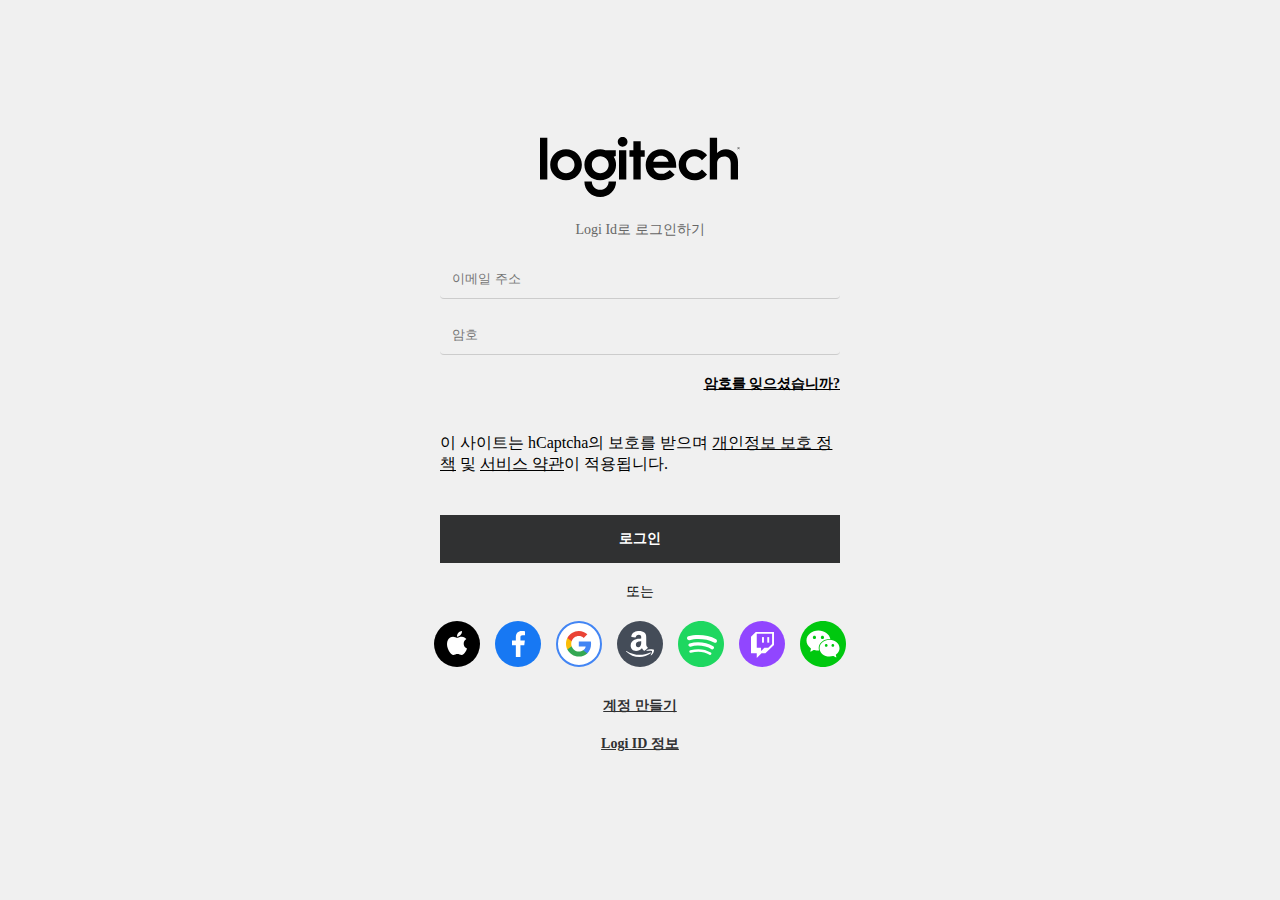
<file: index.html>
<!DOCTYPE html>
<html lang="en">
  <head>
    <meta charset="UTF-8" />
    <meta name="viewport" content="width=device-width, initial-scale=1.0" />
    <title>Logi ID</title>
    <link rel="icon" href="./logi/faviconV2.webp" />
    <link rel="stylesheet" href="./login.css" />
  </head>
  <body>
    <div class="content">
      <div class="logo">
        <img src="./logi/logo_black.svg" alt="" />
      </div>
      <div class="form_container">
        <div class="description">Logi Id로 로그인하기</div>
        <div>
          <div class="email_field">
            <input
              id="이메일 주소"
              class="styled_input"
              type="email"
              placeholder="이메일 주소"
              value=""
            />
          </div>
        </div>
        <div id="email_field_error" class="field_error">
          올바른 이메일 주소를 입력하십시오
        </div>
        <div class="password_container">
          <div class="password_field">
            <input
              id="암호"
              class="styled_input"
              type="password"
              placeholder="암호"
            />
          </div>
        </div>
        <div id="password_field_error" class="field_error">
          암호를 입력하십시오
        </div>
        <div class="forgot_link_container">
          <a href="#" class="forgot_link" tabindex="0">암호를 잊으셨습니까?</a>
        </div>

        <div class="link_text">
          이 사이트는 hCaptcha의 보호를 받으며
          <a href="https://hcaptcha.com/privacy" target="_blank"
            >개인정보 보호 정책</a
          >
          및
          <a href="https://hcaptcha.com/terms" target="_blank">서비스 약관</a>이
          적용됩니다.
        </div>

        <div class="summit">
          <div class="button">
            <p class="button_text">로그인</p>
          </div>
        </div>

        <div class="separator">
          <span class="separator_text" id="providers__separator_text"
            >또는</span
          >
        </div>

        <div class="provider_component">
          <img src="./logi/login_apple.svg" alt="" />
          <img src="./logi/login_facebook.svg" alt="" />
          <img src="./logi/login_google.svg" alt="" />
          <img src="./logi/login_amazon.svg" alt="" />
          <img src="./logi/login_spotify.svg" alt="" />
          <img src="./logi/login_twitch.svg" alt="" />
          <img src="./logi/login_wechat.svg" alt="" />
        </div>
        <div class="leading_space">
          <div class="nav_button">
            <a href="./signin.html" class="nav_button_text" tabindex="0"
              >계정 만들기</a
            >
          </div>
        </div>
        <div class="nav_button">
          <a
            class="about_url"
            href="https://www.logitech.com/promo/logi-id.html"
            >Logi ID 정보</a
          >
        </div>
      </div>
    </div>
    <script src="./login.js"></script>
  </body>
</html>
</file>
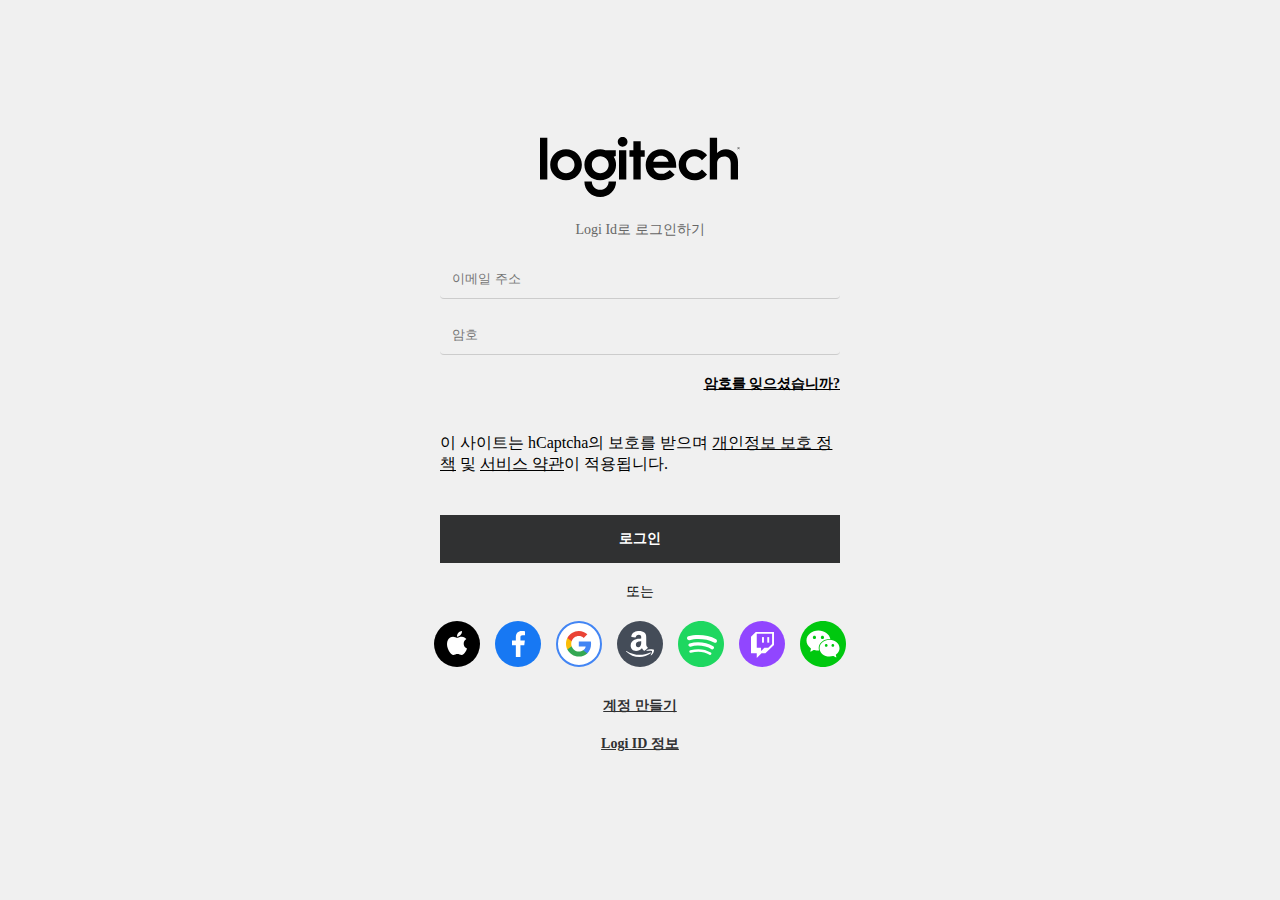
<file: login.html>
<!DOCTYPE html>
<html lang="en">
  <head>
    <meta charset="UTF-8" />
    <meta name="viewport" content="width=device-width, initial-scale=1.0" />
    <title>Document</title>
    <link rel="stylesheet" href="./login.css" />
  </head>
  <body>
    <div class="content">
      <div class="logo">
        <img src="./logi/logo_black.svg" alt="" />
      </div>
      <div class="form_container">
        <div class="description">Logi Id로 로그인하기</div>
        <div>
          <div class="email_field">
            <input
              id="이메일 주소"
              class="styled_input"
              type="email"
              placeholder="이메일 주소"
              value=""
            />
          </div>
        </div>
        <div class="field_error">올바른 이메일 주소를 입력하십시오</div>
        <div class="password_container">
          <div class="password_field">
            <input
              id="암호"
              class="styled_input"
              type="password"
              placeholder="암호"
            />
          </div>
          <!-- <div class="show_hide_container">
            <div class="show_hide">
              <img src="" alt="" />
            </div>
          </div> -->
        </div>
        <div class="field_error">암호를 입력하십시오</div>
        <div class="forgot_link_container">
          <a href="#" class="forgot_link" tabindex="0">암호를 잊으셨습니까?</a>
        </div>

        <div class="link_text">
          이 사이트는 hCaptcha의 보호를 받으며
          <a href="https://hcaptcha.com/privacy" target="_blank"
            >개인정보 보호 정책</a
          >
          및
          <a href="https://hcaptcha.com/terms" target="_blank">서비스 약관</a>이
          적용됩니다.
        </div>

        <div class="summit">
          <div class="button">
            <p class="button_text">로그인</p>
          </div>
        </div>

        <div class="separator">
          <span class="separator_text" id="providers__separator_text"
            >또는</span
          >
        </div>

        <div class="provider_component">
          <img src="./logi/login_apple.svg" alt="" />
          <img src="./logi/login_facebook.svg" alt="" />
          <img src="./logi/login_google.svg" alt="" />
          <img src="./logi/login_amazon.svg" alt="" />
          <img src="./logi/login_spotify.svg" alt="" />
          <img src="./logi/login_twitch.svg" alt="" />
          <img src="./logi/login_wechat.svg" alt="" />
        </div>
        <div class="leading_space">
          <div class="nav_button">
            <a href="./signin.html" class="nav_button_text" tabindex="0"
              >계정 만들기</a
            >
          </div>
        </div>
        <div class="nav_button">
          <a
            class="about_url"
            href="https://www.logitech.com/promo/logi-id.html"
            >Logi ID 정보</a
          >
        </div>
      </div>
    </div>
  </body>
</html>
</file>
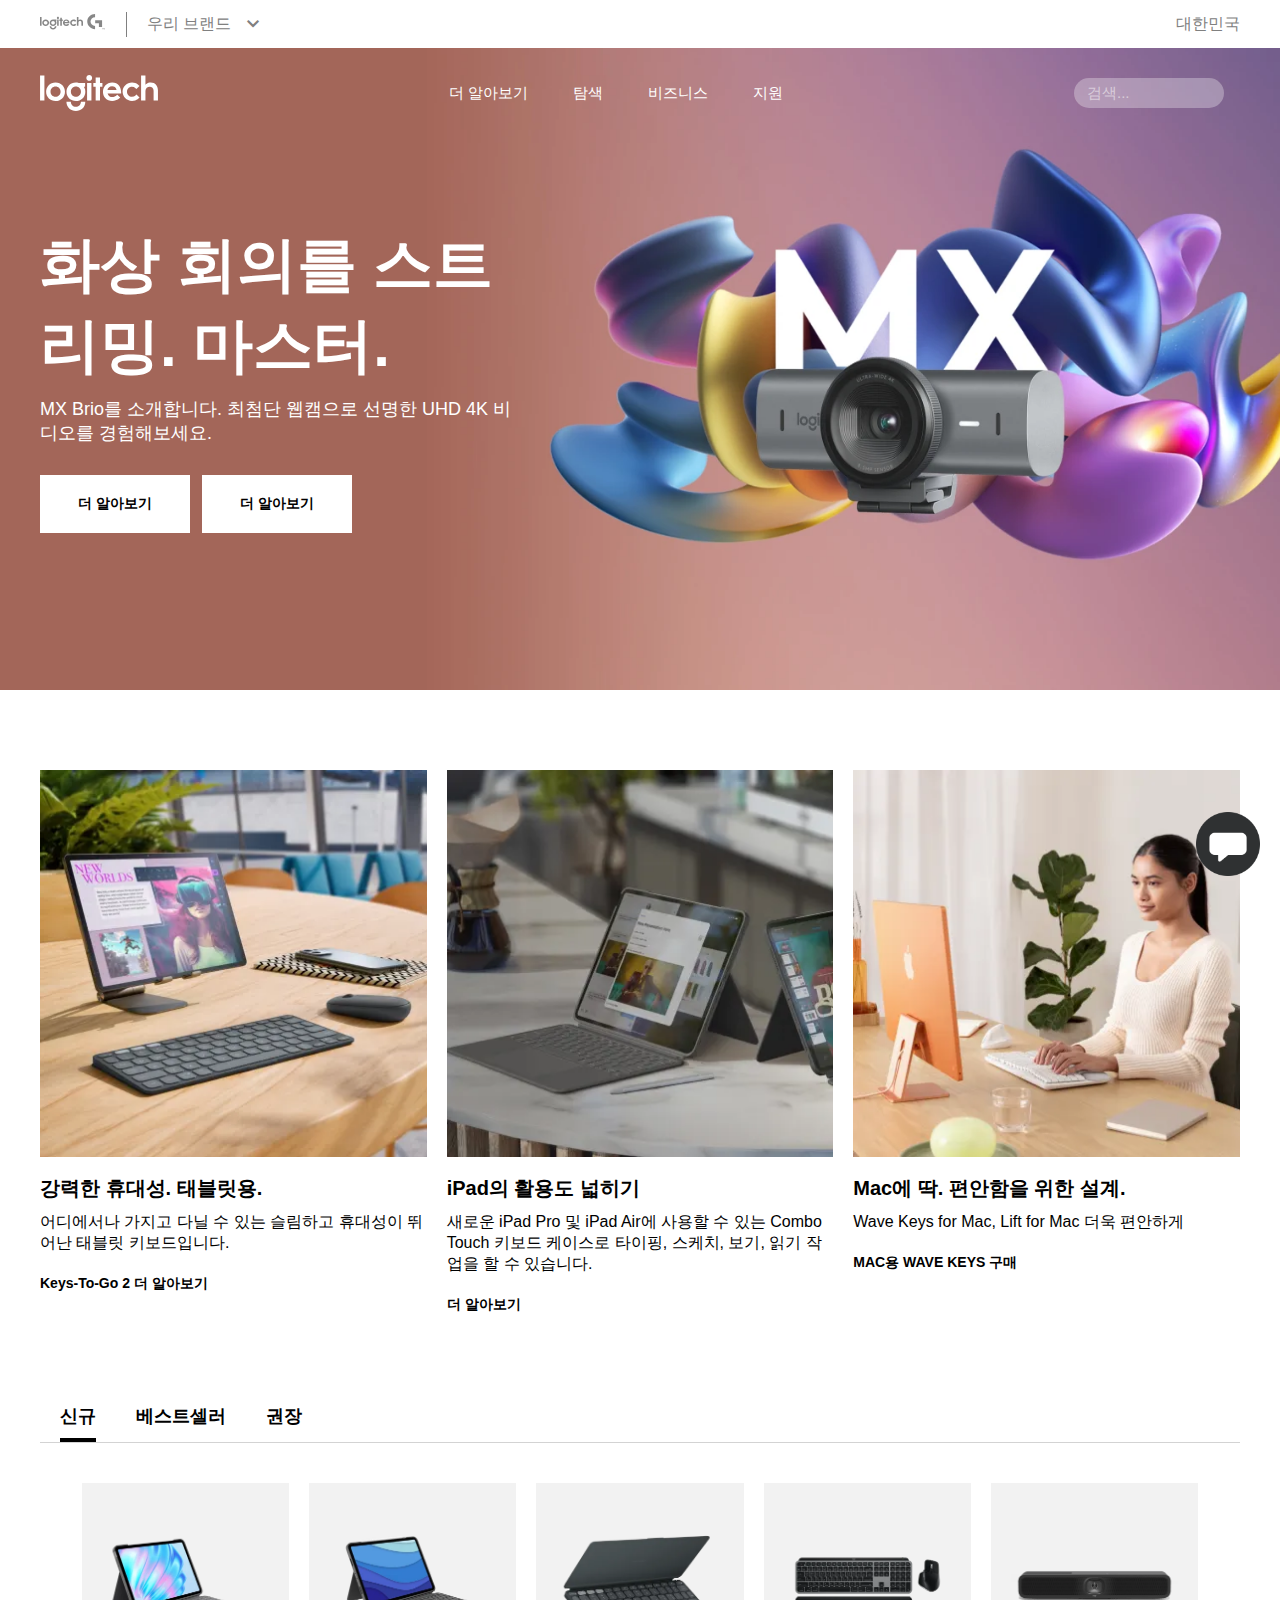
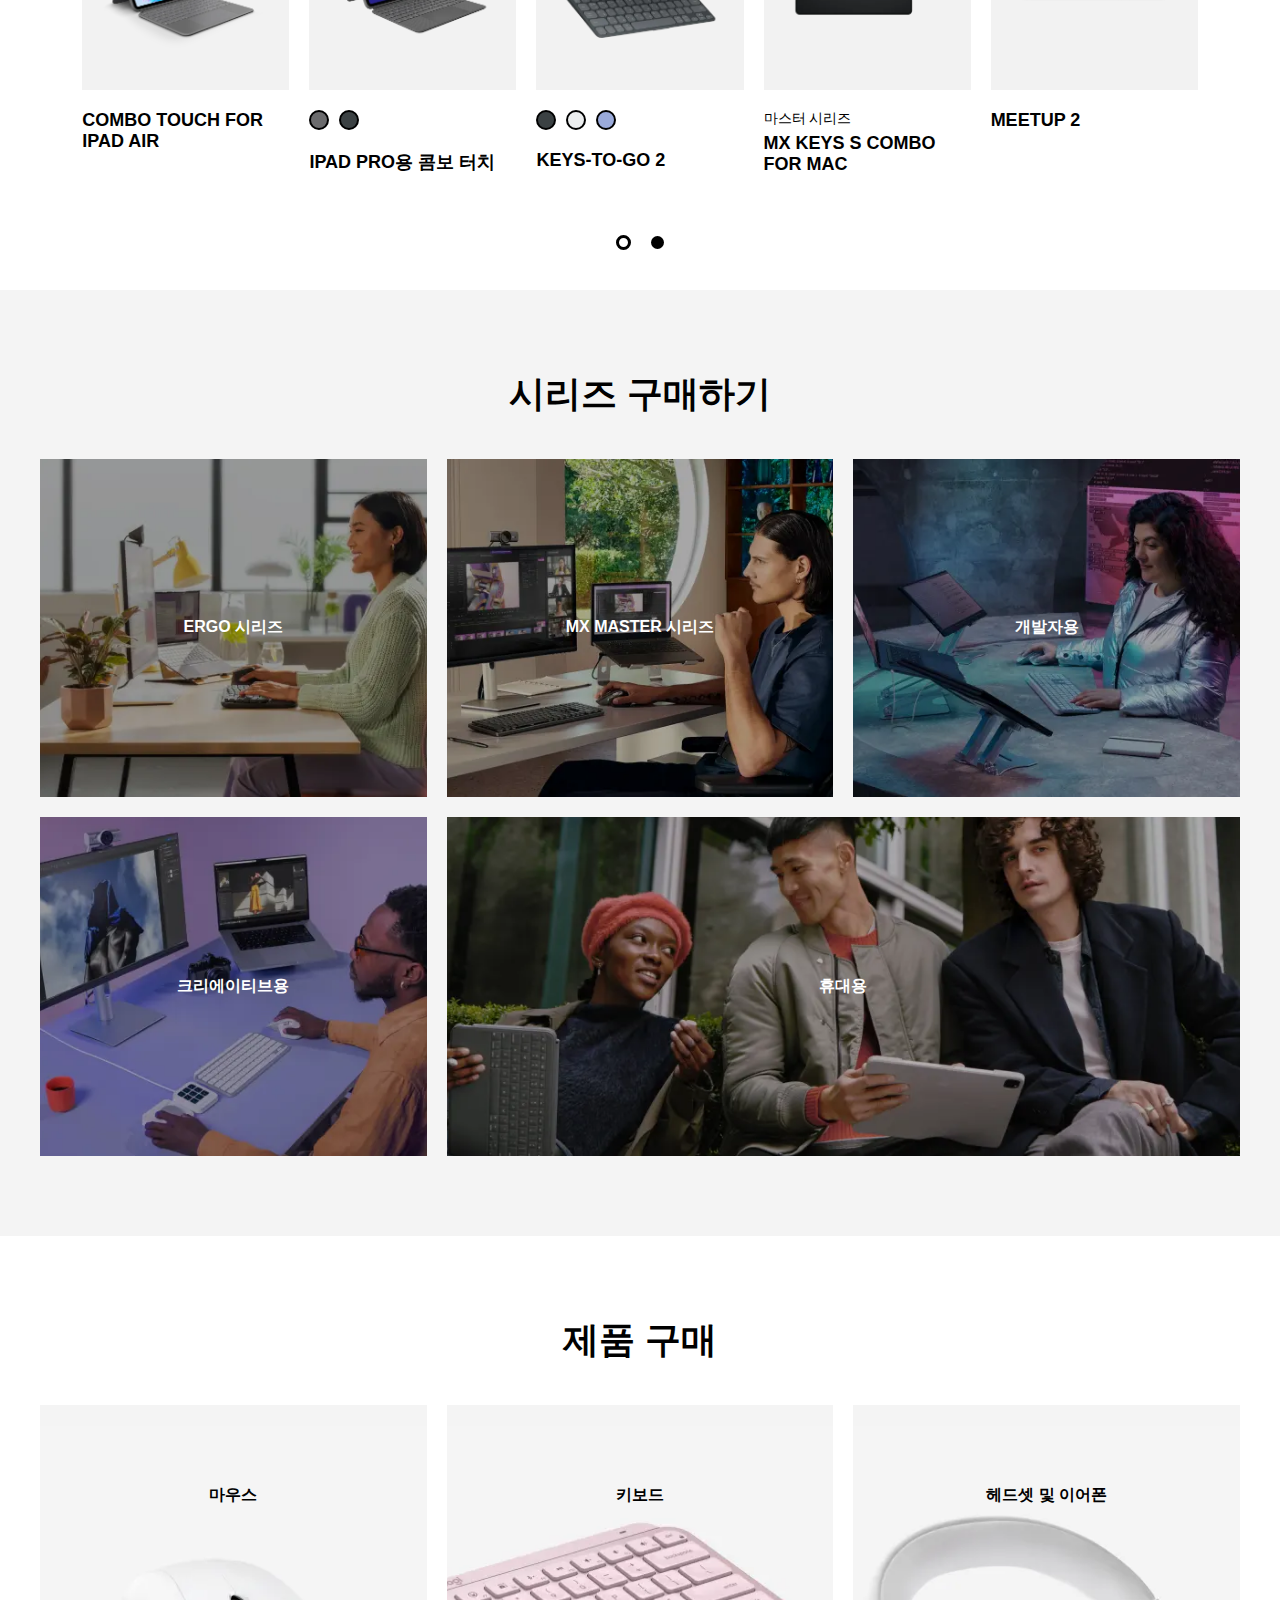
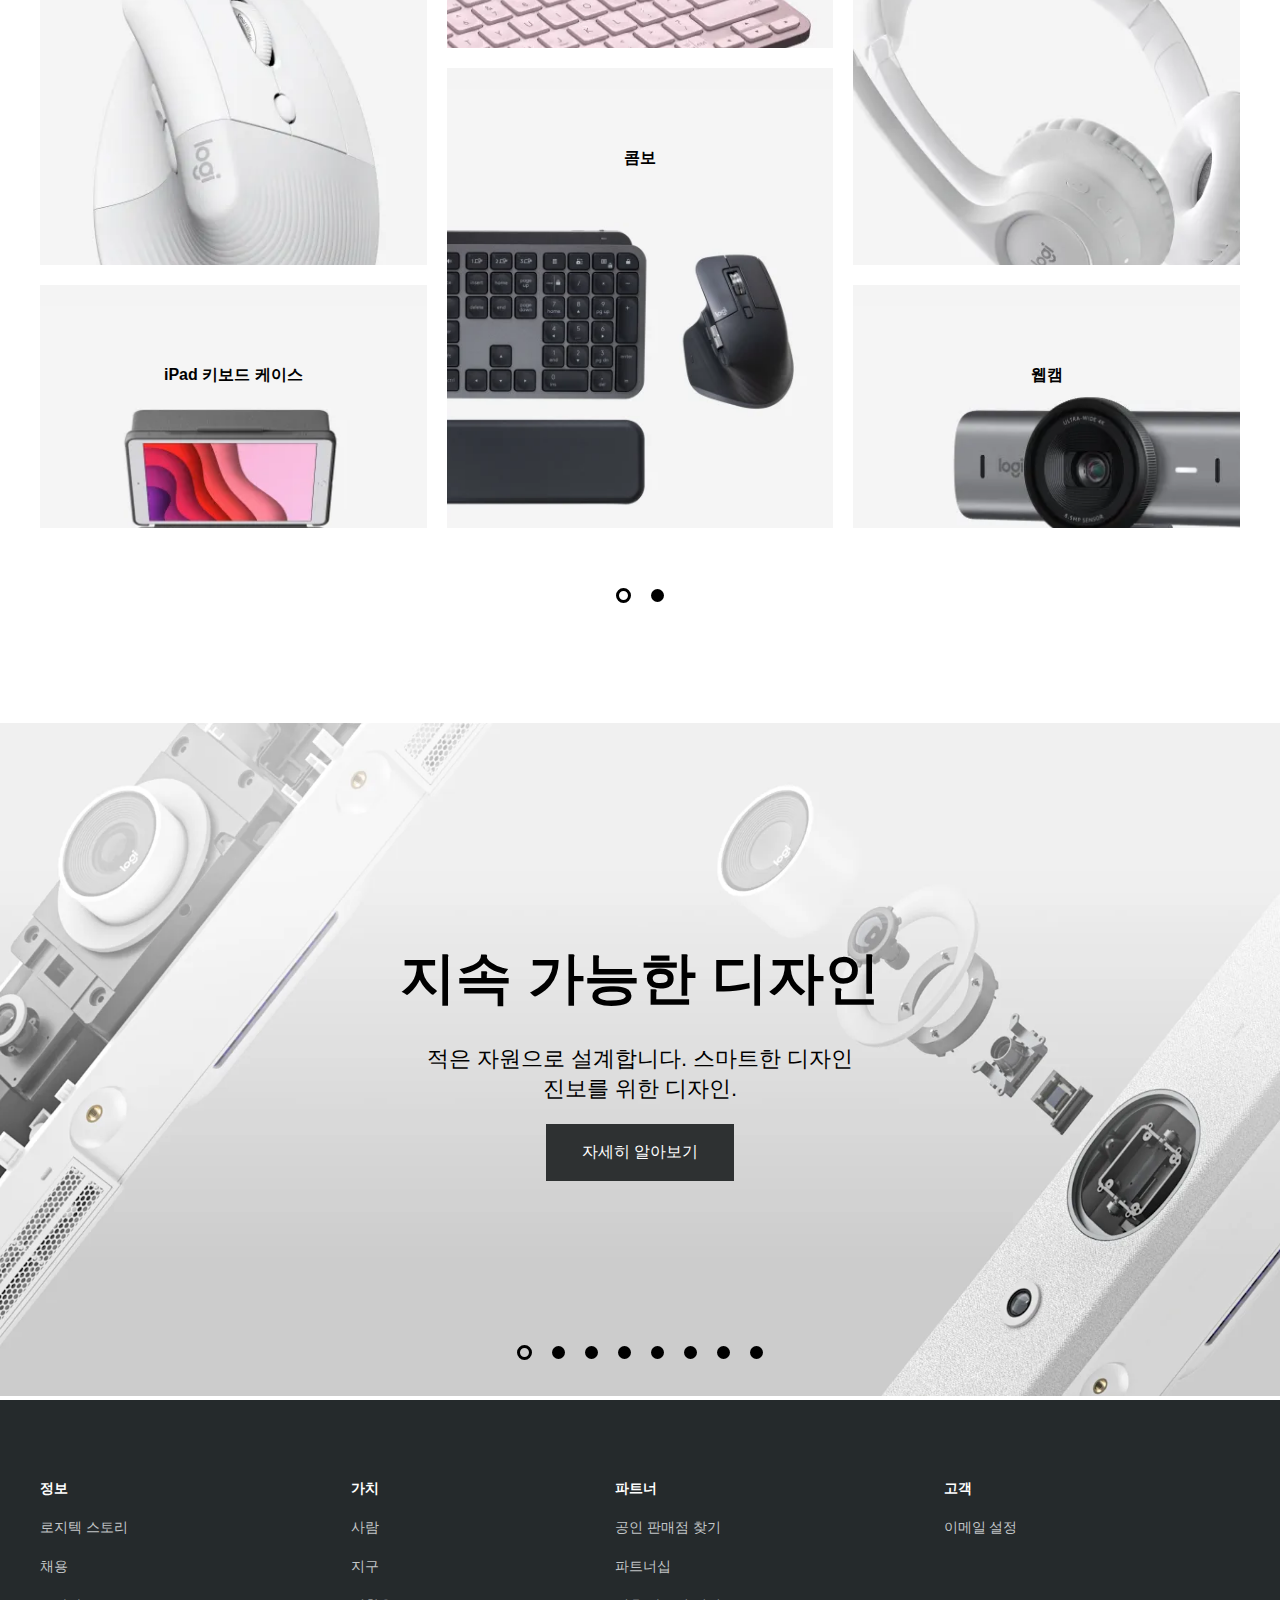
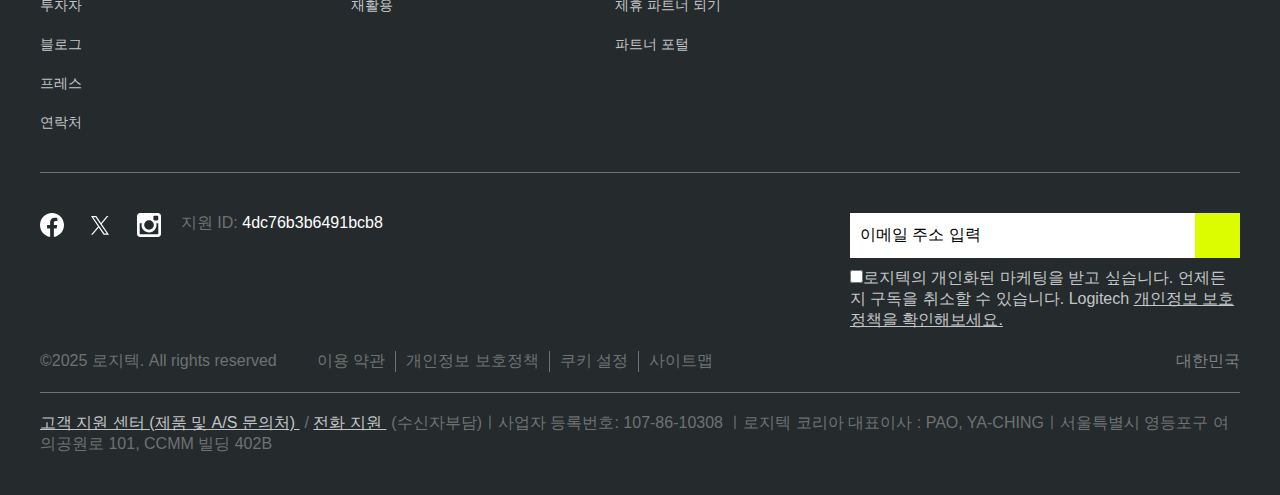
<file: main.html>
<!DOCTYPE html>
<html lang="en">
  <head>
    <link
      rel="stylesheet"
      href="https://cdnjs.cloudflare.com/ajax/libs/font-awesome/6.1.1/css/all.min.css"
      integrity="sha512-KfkfwYDsLkIlwQp6LFnl8zNdLGxu9YAA1QvwINks4PhcElQSvqcyVLLD9aMhXd13uQjoXtEKNosOWaZqXgel0g=="
      crossorigin="anonymous"
      referrerpolicy="no-referrer"
    />
    <link
      rel="stylesheet"
      href="https://fonts.googleapis.com/css2?family=Material+Symbols+Outlined:opsz,wght,FILL,GRAD@24,300,0,0&icon_names=keyboard_arrow_down"
    />
    <meta charset="UTF-8" />
    <meta name="viewport" content="width=device-width, initial-scale=1.0" />
    <title>로지텍: 무선 마우스, 키보드, 헤드셋 &amp; 화상 회의</title>
    <link rel="icon" href="./logi/faviconV2.webp" />
    <link rel="stylesheet" href="./main.css" />
  </head>
  <body>
    <div>
      <!-- 최상단 -->
      <div class="top">
        <div class="top_logo">
          <a href="#">
            <img
              class="logo"
              src="./logi/logitechg-grey.svg"
              alt="logitech_grey_logo"
            />
          </a>
        </div>
        <div class="header_line"></div>
        <div class="top_our_brand"><a href="#">우리 브랜드</a></div>
        <span class="material-symbols-outlined"> keyboard_arrow_down </span>
        <div class="top_blank"></div>
        <div>
          <a class="language_link" href="#">
            <i class="fa-solid fa-earth-asia"></i>대한민국</a
          >
        </div>
      </div>

      <!-- 메인 베너 -->
      <div class="banner">
        <header class="header">
          <!-- 햄버거 메뉴 -->
          <div class="hamburger"><i class="fa-solid fa-bars"></i></div>

          <!-- 로고 -->
          <div class="logitech_main_logo_container">
            <img
              class="logitech_main_logo"
              src="./logi/logitech_logo_white.svg"
              alt=""
            />
          </div>

          <!-- 네비게이션 메뉴 -->
          <nav class="nav">
            <a href="#">더 알아보기</a>
            <a href="#">탐색</a>
            <a href="#">비즈니스</a>
            <a href="#">지원</a>
          </nav>

          <!-- 검색 -->
          <a href="#" class="search_container">
            <p class="search_text">검색...</p>
            <i class="fa-solid fa-magnifying-glass"></i>
          </a>

          <!-- 프로필 -->
          <a href="#" class="profile">
            <i class="fa-solid fa-user"></i>
          </a>

          <!-- Mobile 검색 -->
          <a href="#" class="mobile_search">
            <i class="fa-solid fa-magnifying-glass"></i>
          </a>
        </header>

        <!-- 베너 컨텐츠 -->
        <div class="banner_content_container">
          <div class="banner_content">
            <h2>화상 회의를 스트리밍. 마스터.</h2>
            <p>
              MX Brio를 소개합니다. 최첨단 웹캠으로 선명한 UHD 4K 비디오를
              경험해보세요.
            </p>
            <div class="banner_more_button">
              <a href="#">더 알아보기</a>
              <a href="#">더 알아보기</a>
            </div>
          </div>
        </div>
      </div>

      <main>
        <!-- 컨텐츠 1번 -->
        <section class="content_1_container">
          <!-- KEYS TO GO 2 -->
          <div class="content_1_item">
            <img src="./logi/keys-to-go-2.webp" alt="" />
            <br />
            <h2>강력한 휴대성. 태블릿용.</h2>
            <p>
              어디에서나 가지고 다닐 수 있는 슬림하고 휴대성이 뛰어난 태블릿
              키보드입니다.
            </p>
            <div class="content_1_item_more">
              Keys-To-Go 2 더 알아보기<i class="fa-solid fa-chevron-right"></i>
            </div>
          </div>

          <!-- Combo Touch -->
          <div class="content_1_item">
            <img src="./logi/combo-touch.webp" alt="" />
            <br />
            <h2>iPad의 활용도 넓히기</h2>
            <p>
              새로운 iPad Pro 및 iPad Air에 사용할 수 있는 Combo Touch 키보드
              케이스로 타이핑, 스케치, 보기, 읽기 작업을 할 수 있습니다.
            </p>
            <div class="content_1_item_more">
              더 알아보기<i class="fa-solid fa-chevron-right"></i>
            </div>
          </div>

          <!-- WAVE KEYS -->
          <div class="content_1_item">
            <img src="./logi/wave-keys.webp" alt="" />
            <br />
            <h2>Mac에 딱. 편안함을 위한 설계.</h2>
            <p>Wave Keys for Mac, Lift for Mac 더욱 편안하게</p>
            <div class="content_1_item_more">
              MAC용 WAVE KEYS 구매<i class="fa-solid fa-chevron-right"></i>
            </div>
          </div>
        </section>

        <!-- 컨텐츠 2번 -->
        <section class="content_2_container">
          <div class="tab">
            <div class="new_container">
              <p class="tab_text" id="new">신규</p>
            </div>
            <div class="best_seller_container">
              <p class="tab_text" id="best_seller">베스트셀러</p>
            </div>
            <div class="recommend_container">
              <p class="tab_text" id="recommend">권장</p>
            </div>
            <div class="tab_minus"><i class="fa-solid fa-minus"></i></div>
          </div>
          <div class="line"></div>
          <div class="content_2_item_group">
            <!-- Left Arrow -->
            <div class="left_arrow">
              <i class="fa-solid fa-chevron-left"></i>
            </div>

            <div class="content_2_item_container">
              <!-- Combo Touch for iPad Air -->
              <div class="content_2_item" id="content_2_item_1">
                <img
                  id="content_2_item_img_1"
                  src="./logi/combo-touch-ipad-air-11-inch-gallery1.webp"
                  alt=""
                />
                <h2>COMBO TOUCH FOR IPAD AIR</h2>
              </div>

              <!-- iPad Pro용 콤보터치 -->
              <div class="content_2_item" id="content_2_item_2">
                <img
                  id="content_2_item_img_2"
                  src="./logi/combo-touch-ipad-pro-11-inch-oxford-grey-gallery1.webp"
                  alt=""
                />
                <div class="color_selector_group">
                  <div class="color_selector" id="color_grey"></div>
                  <div class="color_selector" id="color_black"></div>
                </div>
                <h2>IPAD PRO용 콤보 터치</h2>
              </div>

              <!-- Keys to go 2 -->
              <div class="content_2_item" id="content_2_item_3">
                <img
                  id="content_2_item_img_3"
                  src="./logi/keys-to-go-2-graphite-gallery-1-kor.webp"
                  alt=""
                />
                <div class="color_selector_group">
                  <div class="color_selector" id="color_black"></div>
                  <div class="color_selector" id="color_white"></div>
                  <div class="color_selector" id="color_blue"></div>
                </div>
                <h2>KEYS-TO-GO 2</h2>
              </div>

              <!-- MX Keys S Combo For Mac -->
              <div class="content_2_item" id="content_2_item_4">
                <img
                  id="content_2_item_img_4"
                  src="./logi/mx-key-s-combo-mac-space-grey-gallery-3-kor.webp"
                  alt=""
                />
                <p>마스터 시리즈</p>
                <h2>MX KEYS S COMBO FOR MAC</h2>
              </div>

              <!-- Meetup 2 -->
              <div class="content_2_item" id="content_2_item_5">
                <img
                  id="content_2_item_img_5"
                  src="./logi/meetup-2-graphite-01.webp"
                  alt=""
                />
                <h2>MEETUP 2</h2>
              </div>
            </div>

            <!-- Right Arrow -->
            <div class="right_arrow">
              <i class="fa-solid fa-chevron-right"></i>
            </div>
          </div>

          <!-- Mobile -->
          <div class="mobile_tab">
            <div class="new_container">
              <p class="tab_text" id="new">베스트셀러</p>
            </div>
            <div class="tab_minus"><i class="fa-solid fa-plus"></i></div>
          </div>
          <div class="mobile_line"></div>

          <div class="mobile_tab">
            <div class="new_container">
              <p class="tab_text" id="new">권장</p>
            </div>
            <div class="tab_minus"><i class="fa-solid fa-plus"></i></div>
          </div>
          <div class="mobile_line"></div>

          <!-- Indicator -->
          <div class="indicator_group">
            <div class="indicator_active"></div>
            <div class="indicator_unactive"></div>
          </div>
        </section>

        <!-- 컨텐츠 3번 -->
        <section class="content_3_container">
          <h2 class="content_title">시리즈 구매하기</h2>
          <div class="content_3_item_container">
            <!-- ERGO 시리즈 -->
            <div class="content_3_item" id="content_3_item_1">
              <img
                src="./logi/ergo-series-horizontal-gallery-desktop-a.webp"
                alt=""
              />
              <h3 class="content_3_item_text">ERGO 시리즈</h3>
              <div class="content_3_item_overlay">
                <h3>ERGO 시리즈</h3>
                <p>
                  편안함과 생산성을 향상하기 위해 설계된 Ergo 제품을 만나보세요.
                </p>
              </div>
            </div>

            <!-- MX MASTER 시리즈 -->
            <div class="content_3_item" id="content_3_item_2">
              <img
                src="./logi/mx-master-series-vertical-gallery-desktop-b.webp"
                alt=""
              />
              <h3 class="content_3_item_text">MX MASTER 시리즈</h3>
              <div class="content_3_item_overlay">
                <h3>MX MASTER 시리즈</h3>
                <p>
                  창작, 제작, 활동 능력을 마음껏 펼쳐보세요. MX 마우스, 키보드,
                  웹캠 등으로 작업 방식을 혁신해보세요.
                </p>
              </div>
            </div>

            <!-- 개발자용 -->
            <div class="content_3_item" id="content_3_item_3">
              <img
                src="./logi/mx-for-coders-vertical-gallery-desktop-d.webp"
                alt=""
              />
              <h3 class="content_3_item_text">개발자용</h3>
              <div class="content_3_item_overlay">
                <h3>개발자용</h3>
                <p>
                  마지막 코드 한 줄을 작성하고 컴파일 하게 될 때까지 워크플로를
                  마스터하세요.
                </p>
              </div>
            </div>

            <!-- 크리에이티브용 -->
            <div class="content_3_item" id="content_3_item_4">
              <img
                src="./logi/mx-for-creatives-horizontal-gallery-desktop-f.webp"
                alt=""
              />
              <h3 class="content_3_item_text">크리에이티브용</h3>
              <div class="content_3_item_overlay">
                <h3>크리에이티브용</h3>
                <p>
                  Logi 제품은 집중력을 높이는 디자인부터 창작 흐름을 유지하는
                  커스터마이징, 컴퓨터 간 작업을 원활하게 해주는 파일 전송에
                  이르기까지 창작 과정의 모든 단계를 위해 제작되었습니다.
                </p>
              </div>
            </div>

            <!-- 휴대용 -->
            <div class="content_3_item" id="content_3_item_5">
              <img
                src="./logi/on-the-go-horizontal-gallery-desktop-e.webp"
                alt=""
              />
              <h3 class="content_3_item_text">휴대용</h3>
              <div class="content_3_item_overlay">
                <h3>휴대용</h3>
                <p>
                  야외에서도 활용 가능하도록 설계된 모바일 제품을 확인해보세요.
                </p>
              </div>
            </div>
          </div>

          <!-- Indicator -->
          <div class="mobile_indicator_group">
            <div class="indicator_active"></div>
            <div class="indicator_unactive"></div>
          </div>
        </section>

        <!-- 컨텐츠 4번 -->
        <section class="content_4_container">
          <h2 class="content_title">제품 구매</h2>
          <div class="content_4_item_container">
            <!-- 마우스 -->
            <div class="content_4_item" id="content_4_item_1">
              <p>마우스</p>
              <img class="content_4_item_img" src="./logi/mouse.webp" alt="" />
            </div>

            <!-- iPad 키보드 케이스 -->
            <div class="content_4_item" id="content_4_item_2">
              <p>iPad 키보드 케이스</p>
              <img
                class="content_4_item_img"
                src="./logi/ipad_keyboard_case.webp"
                alt=""
              />
            </div>

            <!-- 키보드 -->
            <div class="content_4_item" id="content_4_item_3">
              <p>키보드</p>
              <img
                class="content_4_item_img"
                src="./logi/keyboard.webp"
                alt=""
              />
            </div>

            <!-- 콤보 -->
            <div class="content_4_item" id="content_4_item_4">
              <p>콤보</p>
              <img class="content_4_item_img" src="./logi/combo.webp" alt="" />
            </div>

            <!-- 헤드셋 및 이어폰 -->
            <div class="content_4_item" id="content_4_item_5">
              <p>헤드셋 및 이어폰</p>
              <img
                class="content_4_item_img"
                src="./logi/headset.webp"
                alt=""
              />
            </div>

            <!-- 웹캠 -->
            <div class="content_4_item" id="content_4_item_6">
              <p>웹캠</p>
              <img class="content_4_item_img" src="./logi/webcam.webp" alt="" />
            </div>
          </div>

          <!-- Indicator -->
          <div class="indicator_group">
            <div class="indicator_active"></div>
            <div class="indicator_unactive"></div>
          </div>
        </section>

        <!-- 컨텐츠 5번 -->
        <section class="content_5_container">
          <img
            class="content_5_image"
            src="./logi/dfs-corporate-banner-desktop.webp"
            alt=""
          />
          <div class="content_5_overlay">
            <div class="content_5_overlay_left">
              <i class="fa-solid fa-chevron-left"></i>
            </div>

            <div class="content_5_overlay_center">
              <h1>지속 가능한 디자인</h1>
              <p>
                적은 자원으로 설계합니다. 스마트한 디자인<br />진보를 위한
                디자인.
              </p>
              <div class="content_5_overlay_button">자세히 알아보기</div>
              <div class="blank"></div>
            </div>

            <div class="content_5_overlay_right">
              <i class="fa-solid fa-chevron-right"></i>
            </div>
          </div>

          <!-- Indicator -->
          <div class="indicator_group" id="content_5_indicator">
            <div class="indicator_active"></div>
            <div class="indicator_unactive"></div>
            <div class="indicator_unactive"></div>
            <div class="indicator_unactive"></div>
            <div class="indicator_unactive"></div>
            <div class="indicator_unactive"></div>
            <div class="indicator_unactive"></div>
            <div class="indicator_unactive"></div>
          </div>
        </section>
      </main>
    </div>
    <footer>
      <div class="footer_container">
        <!-- Footer 1 -->
        <div class="footer_1_container">
          <!-- 정보 -->
          <div class="footer_1_item" id="footer_info">
            <h3>정보</h3>
            <ul>
              <li><a href="#">로지텍 스토리</a></li>
              <li><a href="#">채용</a></li>
              <li><a href="#">투자자</a></li>
              <li><a href="#">블로그</a></li>
              <li><a href="#">프레스</a></li>
              <li><a href="#">연락처</a></li>
            </ul>
          </div>

          <!-- 가치 -->
          <div class="footer_1_item" id="footer_value">
            <h3>가치</h3>
            <ul>
              <li><a href="#">사람</a></li>
              <li><a href="#">지구</a></li>
              <li><a href="#">재활용</a></li>
            </ul>
          </div>

          <!-- 파트너 -->
          <div class="footer_1_item" id="footer_partner">
            <h3>파트너</h3>
            <ul>
              <li><a href="#">공인 판매점 찾기</a></li>
              <li><a href="#">파트너십</a></li>
              <li><a href="#">제휴 파트너 되기</a></li>
              <li><a href="#">파트너 포털</a></li>
            </ul>
          </div>

          <!-- 고객 -->
          <div class="footer_1_item" id="footer_customer">
            <h3>고객</h3>
            <ul>
              <li><a href="#">이메일 설정</a></li>
            </ul>
          </div>
        </div>

        <div class="footer_line"></div>

        <!-- Footer 2 -->
        <div class="footer_2_container">
          <div class="footer_2_item_1">
            <!-- Social -->
            <div class="social_container">
              <span>
                <img src="./logi/facebook.svg" alt="" />
                <img src="./logi/twitter-new.svg" alt="" />
                <img src="./logi/instagram-logo.svg" alt="" />
              </span>

              <span>
                <span>지원 ID:</span>
                <span id="support_id">4dc76b3b6491bcb8</span>
                <i class="fa-solid fa-circle-info"></i>
              </span>
            </div>

            <!-- Email -->
            <div class="email_container">
              <div class="email_box_container">
                <div class="email_box">이메일 주소 입력</div>
                <div class="email_button"><i class="fa-solid fa-play"></i></div>
              </div>
              <div class="email_checkbox">
                <input type="checkbox" /><span
                  >로지텍의 개인화된 마케팅을 받고 싶습니다. 언제든지 구독을
                  취소할 수 있습니다. Logitech
                  <a href="#">개인정보 보호정책을 확인해보세요.</a></span
                >
              </div>
            </div>
          </div>
          <div class="footer_2_item_2">
            <!-- Link -->
            <div class="link_container">
              <p>©2025 로지텍. All rights reserved</p>
              <a href="#"> 이용 약관</a>
              <div class="footer_div_line"></div>
              <a href="#">개인정보 보호정책</a>
              <div class="footer_div_line"></div>
              <a href="#">쿠키 설정</a>
              <div class="footer_div_line"></div>
              <a href="#">사이트맵</a>
            </div>
            <div class="footer_empty"></div>

            <!-- Language -->
            <div>
              <a class="language_link" href="#">
                <i class="fa-solid fa-earth-asia"></i>대한민국</a
              >
            </div>
          </div>

          <div class="mobile_footer_2_item_2">
            <!-- Language -->
            <div>
              <a class="language_link" href="#">
                <i class="fa-solid fa-earth-asia"></i>대한민국</a
              >
            </div>

            <!-- Link -->
            <div class="link_container">
              <p>©2025 로지텍. All rights reserved</p>
              <div class="link_container_link">
                <a href="#"> 이용 약관</a>
                <div class="footer_div_line"></div>
                <a href="#">개인정보 보호정책</a>
                <div class="footer_div_line"></div>
                <a href="#">쿠키 설정</a>
                <div class="footer_div_line"></div>
                <a href="#">사이트맵</a>
              </div>
            </div>
            <div class="footer_empty"></div>
          </div>
        </div>

        <div class="footer_line"></div>

        <div class="footer_3_container">
          <a href="#">고객 지원 센터 (제품 및 A/S 문의처) </a>/
          <a href="#"> 전화 지원 </a> (수신자부담)ㅣ사업자 등록번호:
          107-86-10308 ㅣ로지텍 코리아 대표이사 : PAO, YA-CHINGㅣ서울특별시
          영등포구 여의공원로 101, CCMM 빌딩 402B
        </div>
      </div>
    </footer>
    <div class="floating_button"><img src="./logi/sunco.png" alt="" /></div>
  </body>
</html>
</file>
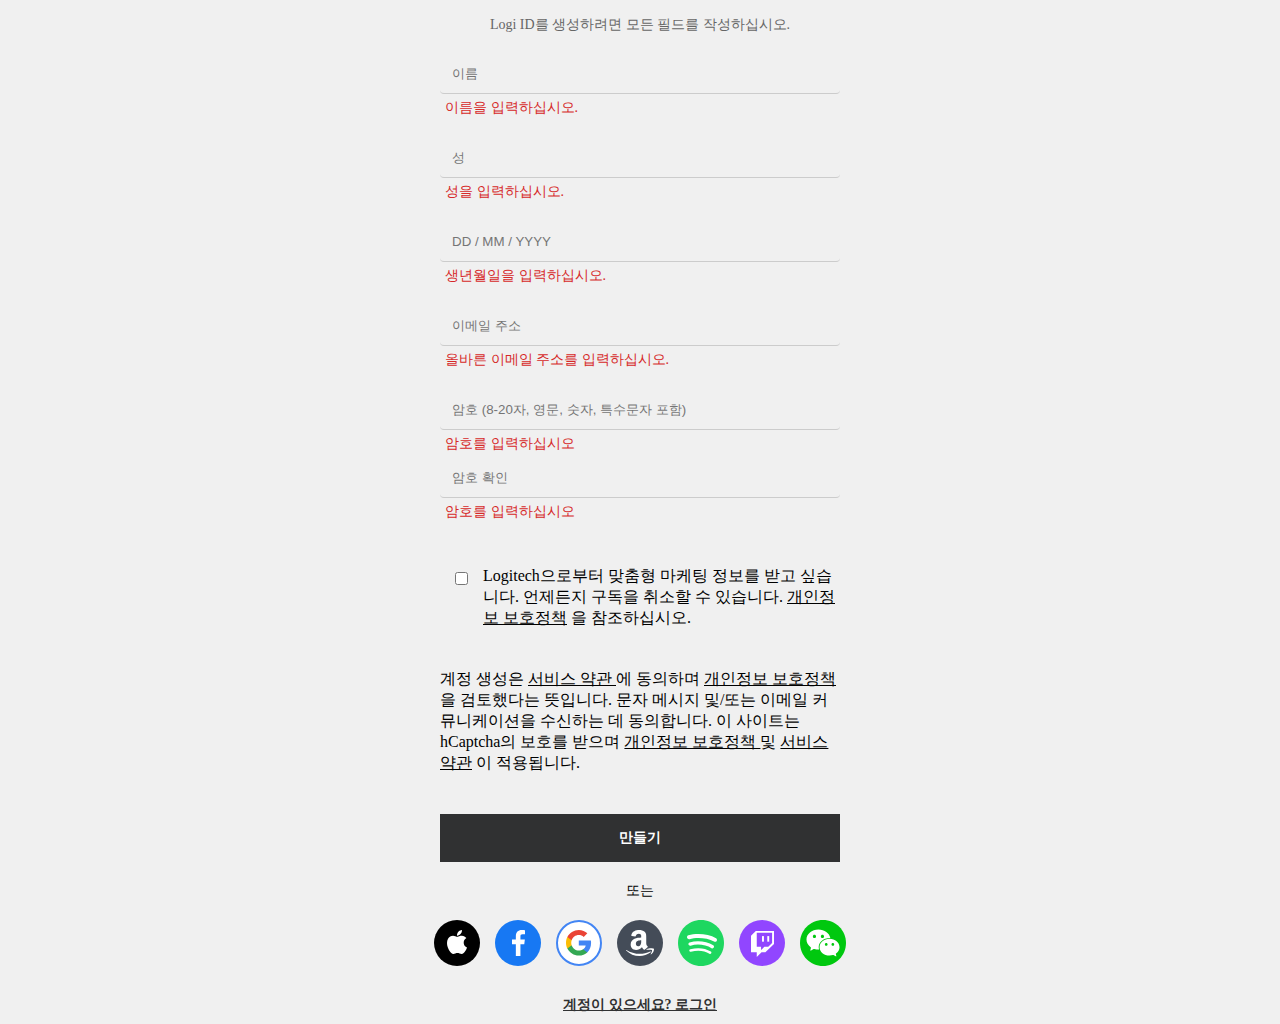
<file: signin.html>
<!DOCTYPE html>
<html lang="en">
  <head>
    <meta charset="UTF-8" />
    <meta name="viewport" content="width=device-width, initial-scale=1.0" />
    <title>Logi ID</title>
    <link
      rel="stylesheet"
      href="https://cdnjs.cloudflare.com/ajax/libs/font-awesome/6.1.1/css/all.min.css"
      integrity="sha512-KfkfwYDsLkIlwQp6LFnl8zNdLGxu9YAA1QvwINks4PhcElQSvqcyVLLD9aMhXd13uQjoXtEKNosOWaZqXgel0g=="
      crossorigin="anonymous"
      referrerpolicy="no-referrer"
    />
    <link rel="icon" href="./logi/faviconV2.webp" />
    <link rel="stylesheet" href="./signin.css" />
  </head>
  <body>
    <div class="content">
      <div class="logo">
        <img src="./logi/logo_black.svg" alt="" />
      </div>
      <div class="form_container">
        <div class="description_title">계정 만들기</div>
        <div class="description">
          Logi ID를 생성하려면 모든 필드를 작성하십시오.
        </div>
        <div>
          <div class="first_name_field">
            <input
              id="이름"
              class="styled_input"
              type="text"
              placeholder="이름"
              value=""
            />
          </div>
        </div>
        <div id="first_name_error" class="field_error">
          이름을 입력하십시오.
        </div>

        <div>
          <div class="last_name_field">
            <input
              id="성"
              class="styled_input"
              type="text"
              placeholder="성"
              value=""
            />
          </div>
        </div>
        <div id="last_name_error" class="field_error">성을 입력하십시오.</div>

        <div>
          <div class="birth_field">
            <input
              id="생년월일"
              class="styled_input"
              type="text"
              placeholder="DD / MM / YYYY"
              value=""
            />
          </div>
        </div>
        <div id="birth_field_error" class="field_error">
          생년월일을 입력하십시오.
        </div>

        <div>
          <div class="email_field">
            <input
              id="이메일 주소"
              class="styled_input"
              type="email"
              placeholder="이메일 주소"
              value=""
            />
          </div>
        </div>
        <div id="email_field_error" class="field_error">
          올바른 이메일 주소를 입력하십시오.
        </div>

        <div class="password_container">
          <div class="password_field">
            <input
              id="암호"
              class="styled_input"
              type="password"
              placeholder="암호 (8-20자, 영문, 숫자, 특수문자 포함)"
            />
            <div class="show_hide"><i class="fa-solid fa-eye-slash"></i></div>
          </div>
        </div>
        <div id="password_field_error" class="field_error">
          암호를 입력하십시오
        </div>

        <div class="password_check_container">
          <div class="password_check_field">
            <input
              id="암호 확인"
              class="styled_input"
              type="password"
              placeholder="암호 확인"
            />
            <div class="show_hide_check">
              <i class="fa-solid fa-eye-slash"></i>
            </div>
          </div>
        </div>
        <div id="password_check_field_error" class="field_error">
          암호를 입력하십시오
        </div>

        <div class="checkbox_container">
          <input class="checkbox" type="checkbox" />
          <span>
            Logitech으로부터 맞춤형 마케팅 정보를 받고 싶습니다. 언제든지 구독을
            취소할 수 있습니다.
            <a href="#">개인정보 보호정책</a>
            을 참조하십시오.
          </span>
        </div>

        <div class="link_text">
          계정 생성은
          <a
            href="https://www.logitech.com/ko-kr/tos/terms.html?id=3101"
            target="_blank"
          >
            서비스 약관
          </a>
          에 동의하며
          <a
            href="https://www.logitech.com/ko-kr/legal/privacy-policy.html"
            target="_blank"
          >
            개인정보 보호정책
          </a>
          을 검토했다는 뜻입니다. 문자 메시지 및/또는 이메일 커뮤니케이션을
          수신하는 데 동의합니다. 이 사이트는 hCaptcha의 보호를 받으며
          <a href="https://www.hcaptcha.com/privacy" target="_blank">
            개인정보 보호정책
          </a>
          및
          <a href="https://hcaptcha.com/terms" target="_blank">서비스 약관</a>
          이 적용됩니다.
        </div>

        <div class="summit">
          <div class="button">
            <p class="button_text">만들기</p>
          </div>
        </div>

        <div class="separator">
          <span class="separator_text" id="providers__separator_text"
            >또는</span
          >
        </div>

        <div class="provider_component">
          <img src="./logi/login_apple.svg" alt="" />
          <img src="./logi/login_facebook.svg" alt="" />
          <img src="./logi/login_google.svg" alt="" />
          <img src="./logi/login_amazon.svg" alt="" />
          <img src="./logi/login_spotify.svg" alt="" />
          <img src="./logi/login_twitch.svg" alt="" />
          <img src="./logi/login_wechat.svg" alt="" />
        </div>
        <div class="leading_space">
          <div class="nav_button">
            <a href="./index.html" class="nav_button_text" tabindex="0"
              >계정이 있으세요? 로그인</a
            >
          </div>
        </div>
      </div>
    </div>

    <script src="./signin.js"></script>
  </body>
</html>
</file>
<file: login.css>
* {
  margin: 0;
  padding: 0;
  box-sizing: border-box;
}

body {
  display: flex;
  justify-content: center;
  align-items: center;
  height: 100vh;
  background-color: #f0f0f0;
}

.content {
  display: flex;
  flex-direction: column;
  align-items: center;
}

.logo img {
  width: 200px;
}

.form_container {
  margin-top: 20px;
  max-width: 400px;
}

.description {
  font-size: 14px;
  color: #666;
  margin-bottom: 20px;
  text-align: center;
}

.field_error {
  color: #d62929;
  font-weight: lighter;
  font-size: 14px;
  padding: 5px;
  display: none;
}

.password_field {
  margin-top: 16px;
  position: relative;
  display: flex;
  justify-content: center;
  align-items: center;
}

.show_hide {
  position: absolute;
  right: 10px;
  cursor: pointer;
}

input {
  width: 100%;
  background-color: rgba(255, 255, 255, 0);
  border: none;
  border-bottom: 1px solid #ccc;
  border-radius: 4px;
  padding: 12px;
}

.forgot_link_container {
  display: flex;
  justify-self: right;
  padding-top: 20px;
}

.forgot_link {
  color: black;
  font-size: 14px;
  font-weight: bold;
}

.link_text {
  margin: 40px 0;
  font-weight: lighter;
}

.link_text a {
  color: black;
  font-weight: normal;
}

.summit {
  display: flex;
  width: 100%;
  justify-content: center;
  align-items: center;
}

.button {
  width: 100%;
  height: 48px;
  background-color: #303132;
  padding: 16px;
  display: flex;
  justify-content: center;
  align-items: center;
  transition: all 0.3s ease;
  cursor: pointer;
}

.button_text {
  color: white;
  font-size: 14px;
  font-weight: bold;
}

.button:hover {
  background-color: #f0f0f0;
  border: 2px solid #303132;
}

.button:hover .button_text {
  color: #303132;
}

.separator {
  display: flex;
  width: 100%;
  justify-content: center;
  align-items: center;
  margin: 20px 0;
  font-weight: lighter;
  font-size: 14px;
}

.provider_component {
  display: flex;
  justify-content: center;
  align-items: center;
  gap: 15px;
  margin: 20px;
}

.provider_component img {
  cursor: pointer;
}

.nav_button {
  display: flex;
  justify-content: center;
  align-items: center;
  width: 100%;
  padding: 10px;
  font-weight: bold;
}

.nav_button_text,
.about_url {
  color: #303132;
  font-size: 14px;
  font-weight: bold;
}
</file>
<file: main.css>
* {
  margin: 0;
  padding: 0;
  box-sizing: border-box;
  font-family: "Noto Sans KR", sans-serif;
}

body {
  max-width: 1280px;
  margin: 0 auto;
}

.top {
  height: 48px;
  background-color: white;
  display: flex;
  align-items: center;
  padding: 0 40px;
}

@media only screen and (max-width: 1024px) {
  .top {
    display: none;
  }
}

.top_logo {
  padding: 20px 0;
}

.top_logo > a:hover {
  content: url(logi/logitechg.svg);
}

.header_line {
  width: 1px;
  height: 25px;
  margin: 0 20px;
  background-color: gray;
}

.top_our_brand {
  padding: 20px 0;
}

.top_our_brand a {
  color: gray;
  font-weight: 100;
  text-decoration: none;
}

.material-symbols-outlined {
  padding: 10px;
  color: gray;
}

.top_blank {
  flex-grow: 1;
}

.language_link {
  text-decoration: none;
  color: gray;
}

.language_link:hover {
  text-decoration: underline;
}

.fa-earth-asia {
  padding: 5px;
}

.hamburger {
  width: 48px;
  height: 48px;
  display: none;
  justify-content: center;
  align-items: center;
  cursor: pointer;
}

.hamburger i {
  color: white;
}

.banner {
  height: 642px;
  width: 100vw;
  display: flex;
  flex-direction: column;
  background-image: url(./logi/mx-brio-hpb-desktop.webp);
  background-size: cover;
  background-position: center center;
  background-repeat: no-repeat;
  margin-left: calc(-50vw + 50%);
}

.header {
  max-width: 1280px;
  height: 90px;
  width: 100%;
  padding: 40px;
  display: flex;
  margin: 0 auto;
  justify-content: center;
  align-items: center;
}

.logitech_main_logo_container {
  display: flex;
  justify-content: center;
  align-items: center;
}

.logitech_main_logo {
  width: 118px;
  height: 36px;
  color: white;
}

.nav {
  flex-grow: 1;
  display: flex;
  justify-content: center;
  align-items: center;
  gap: 5px;
}

.nav a {
  text-decoration: none;
  color: white;
  font-size: 15px;
  font-weight: 500;
  padding: 10px 20px;
  transition: color 0.5s ease;
}

.nav a:hover {
  background-color: white;
  color: black;
  border-radius: 50px;
}

.search_container {
  width: 150px;
  height: 30px;
  background-color: rgba(255, 255, 255, 0.3);
  border-radius: 50px;
  display: flex;
  justify-content: center;
  align-items: center;
  padding: 6px 13px;
  text-decoration: none;
}

.search_text {
  flex-grow: 1;
  color: rgba(255, 255, 255, 0.5);
  font-weight: 100;
  font-size: 15px;
}

.fa-magnifying-glass {
  color: rgba(255, 255, 255, 0.5);
}

.profile {
  color: white;
  text-decoration: none;
  padding: 16px 0 16px 16px;
}

.mobile_search {
  color: white;
  display: none;
  padding: 16px;
  text-decoration: none;
}

.banner_content_container {
  width: 100%;
  max-width: 1280px;
  padding: 0 40px 50px 40px;
  margin: 0 auto;
  display: flex;
  flex-grow: 1;
  justify-content: left;
  align-items: center;
}

.banner_content {
  max-width: 40%;
  display: flex;
  flex-direction: column;
  justify-content: left;
}

.banner_content h2 {
  color: white;
  font-size: 60px;
}

.banner_content p {
  color: white;
  font-size: 18px;
  font-weight: 100;
  padding: 10px 0;
}

.banner_more_button {
  display: flex;
  justify-content: left;
  align-items: center;
  padding: 20px 0;
  gap: 12px;
}

.banner_more_button a {
  color: black;
  background-color: white;
  text-decoration: none;
  font-size: 14px;
  font-weight: 700;
  padding: 18px 36px;
  border: 2px solid white;
  transition: all 0.3s ease;
}

.banner_more_button a:hover {
  background-color: rgba(0, 0, 0, 0);
  color: white;
  border: 2px solid white;
}

@media only screen and (max-width: 1024px) {
  .hamburger {
    display: flex;
  }

  .nav {
    display: none;
  }

  .search_container {
    display: none;
  }

  .profile {
    display: none;
  }

  .mobile_search {
    display: flex;
  }

  .fa-magnifying-glass {
    color: rgba(255, 255, 255, 1);
  }

  .logitech_main_logo_container {
    flex-grow: 1;
  }

  .banner {
    background-image: url(./logi/mx-brio-hpb-tablet.webp);
  }

  .banner_content_container {
    justify-content: center;
    align-items: start;
  }

  .banner_content {
    max-width: 80%;
    justify-content: center;
    align-items: center;
  }

  .banner_content h2 {
    text-align: center;
    font-size: 48px;
  }
}

@media only screen and (max-width: 720px) {
  .banner {
    background-image: url(./logi/mx-brio-hpb-mobile.webp);
  }

  .banner_content h2 {
    font-size: 28px;
  }
}

.content_1_container {
  width: auto;
  display: grid;
  grid-template-columns: 1fr 1fr 1fr;
  padding: 80px 40px;
  justify-content: center;
  align-items: stretch;
  gap: 20px;
}

.content_1_item {
  display: flex;
  flex-direction: column;
}

.content_1_item img {
  width: 100%;
  height: auto;
  display: block;
  object-fit: cover;
}

.content_1_item h2 {
  margin-bottom: 10px;
  font-size: 20px;
}

.content_1_item p {
  font-size: 16px;
}

.content_1_item_more {
  font-size: 14px;
  font-weight: 800;
  padding-top: 21px;
}

.content_1_item_more i {
  padding-left: 10px;
}

.content_1_item img,
.content_1_item h2,
.content_1_item_more {
  cursor: pointer;
}

.content_1_item h2:hover,
.content_1_item_more:hover {
  text-decoration: underline;
}

@media only screen and (max-width: 1024px) {
  .content_1_container {
    grid-template-columns: 1fr;
  }
}

.content_2_container {
  display: flex;
  flex-direction: column;
}

.tab {
  display: flex;
  padding: 0 40px;
}

.mobile_tab {
  display: none;
  justify-content: space-between;
  padding: 10px 40px;
}

.tab div,
.mobile_tab div {
  padding: 0 20px;
  font-size: 18px;
  cursor: pointer;
  font-weight: bold;
}

.tab p,
.mobile_tab p {
  padding: 10px 0;
}

#new {
  border-bottom: 4px solid black;
}

.tab_text:hover {
  border-bottom: 4px solid black;
}

.line,
.mobile_line {
  width: auto;
  height: 1px;
  margin: 0 40px;
  background-color: lightgray;
}

.mobile_line {
  display: none;
}

.content_2_item_group {
  display: flex;
  align-items: center;
  justify-content: center;
  gap: 40px;
}

.left_arrow,
.right_arrow {
  width: 77px;
  height: 77px;
  display: flex;
  justify-content: center;
  align-items: center;
  cursor: pointer;
}

.content_2_item_container {
  flex-grow: 1;
  display: flex;
  gap: 20px;
  padding: 40px 0;
}

.content_2_item {
  flex-grow: 1;
  display: flex;
  flex-direction: column;
}

.content_2_item img {
  max-width: 100%;
  aspect-ratio: 1 / 1;
  object-fit: contain;
  padding: 20px;
  display: block;
  background-color: #f2f2f2;
  margin-bottom: 20px;
  cursor: pointer;
}

#content_2_item_img_1:hover {
  content: url(./logi/combo-touch-ipad-air-11-inch-gallery2.webp);
  transition: opacity 1s ease;
}

#content_2_item_img_2:hover {
  content: url(./logi/combo-touch-ipad-pro-11-inch-oxford-grey-gallery2.webp);
}

#content_2_item_img_3:hover {
  content: url(./logi/keys-to-go-2-graphite-gallery-2-kor.webp);
}

#content_2_item_img_4:hover {
  content: url(./logi/mx-key-s-combo-mac-space-grey-gallery-4-kor.webp);
}

#content_2_item_img_5:hover {
  content: url(./logi/meetup-2-graphite-02.webp);
}

.content_2_item h2 {
  font-size: 18px;
  cursor: pointer;
}

.content_2_item p {
  font-size: 14px;
  font-weight: 100;
  margin-bottom: 5px;
}

.color_selector_group {
  display: flex;
  margin-bottom: 20px;
  gap: 10px;
}

.color_selector {
  width: 20px;
  height: 20px;
  border: 2px solid black;
  border-radius: 100%;
  cursor: pointer;
}

#color_grey {
  background-color: #6b6b6d;
}

#color_black {
  background-color: #3b4143;
}

#color_white {
  background-color: #eceeef;
}

#color_blue {
  background-color: #9babdb;
}

.tab_minus {
  display: none;
  justify-content: center;
  align-items: center;
}

@media only screen and (max-width: 1024px) {
  #best_seller,
  #recommend {
    display: none;
  }

  .best_seller_container {
    flex-grow: 1;
  }

  #new {
    border-bottom: none;
  }

  .tab_minus {
    display: flex;
  }

  .right_arrow,
  .left_arrow {
    display: none;
  }

  .content_2_item_container {
    padding: 40px 40px;
  }

  #content_2_item_5,
  #content_2_item_4,
  #content_2_item_3 {
    display: none;
  }

  .mobile_tab {
    display: flex;
  }

  .mobile_line {
    display: flex;
  }
}

@media only screen and (max-width: 720px) {
  #content_2_item_2 {
    display: none;
  }
}

.indicator_group,
.mobile_indicator_group {
  padding: 20px;
  display: flex;
  justify-content: center;
  align-items: center;
  gap: 20px;
  margin-bottom: 20px;
}

.mobile_indicator_group {
  display: none;
}

.indicator_active {
  width: 15px;
  height: 15px;
  border: 3px solid black;
  border-radius: 100%;
  cursor: pointer;
}

.indicator_unactive {
  width: 13px;
  height: 13px;
  background-color: black;
  border-radius: 100%;
  cursor: pointer;
}

.content_3_container {
  width: 100vw;
  background-color: #f4f4f4;
  margin-left: calc(-50vw + 50%);
  padding: 80px 0;
}

.content_title {
  max-width: 1280px;
  padding: 0 0 40px 0;
  font-size: 36px;
  font-weight: 700;
  text-align: center;
  margin: 0 auto;
}

.content_3_item_container {
  max-width: 1280px;
  margin: 0 auto;
  padding: 0 40px;
  display: grid;
  grid-template-columns: 1fr 1fr 1fr;
  grid-template-rows: 1fr 1fr;
  row-gap: 20px;
  column-gap: 20px;
  grid-template-areas:
    "content_3_item_1 content_3_item_2 content_3_item_3"
    "content_3_item_4 content_3_item_5 content_3_item_5";
}

@media only screen and (max-width: 1024px) {
  .content_3_item_container {
    grid-template-columns: 1fr;
    grid-template-rows: 30% 1fr;
    grid-template-areas:
      "content_3_item_1"
      "content_3_item_2";
  }

  #content_3_item_3,
  #content_3_item_4,
  #content_3_item_5 {
    display: none;
  }

  .mobile_indicator_group {
    display: flex;
  }
}

.content_3_item {
  position: relative;
  cursor: pointer;
}

#content_3_item_1 {
  grid-area: content_3_item_1;
}

#content_3_item_2 {
  grid-area: content_3_item_2;
}

#content_3_item_3 {
  grid-area: content_3_item_3;
}

#content_3_item_4 {
  grid-area: content_3_item_4;
}

#content_3_item_5 {
  grid-area: content_3_item_5;
}

.content_3_item img {
  width: 100%;
  height: 100%;
  object-fit: cover;
}

.content_3_item_text {
  position: absolute;
  bottom: 0;
  text-align: center;
  width: 100%;
  height: 100%;
  opacity: 1;
  display: flex;
  justify-content: center;
  align-items: center;
  color: white;
  font-weight: 600;
  font-size: 16px;
}

.content_3_item_overlay {
  position: absolute;
  bottom: 0;
  text-align: center;
  width: 100%;
  height: 100%;
  display: flex;
  opacity: 0;
  justify-content: center;
  align-items: center;
  transition: all 0.3s ease;
  flex-direction: column;
}

.content_3_item_overlay h3 {
  font-size: 16px;
  color: white;
  font-weight: 600;
}

.content_3_item_overlay p {
  padding: 10px 50px;
  color: white;
  font-weight: 200;
  transition: all 0.3s ease;
}

.content_3_item:hover .content_3_item_overlay {
  opacity: 1;
  background-color: rgba(0, 0, 0, 0.5);
}

.content_3_item:hover .content_3_item_text {
  opacity: 0;
}

.content_4_container {
  padding: 80px 40px;
}

.content_4_item_container {
  max-width: 1280px;
  margin: 0 auto;
  display: grid;
  padding-bottom: 40px;
  grid-template-columns: repeat(3, 1fr);
  grid-template-rows: repeat(3);
  row-gap: 20px;
  column-gap: 20px;
  grid-template-areas:
    "content_4_item_1 content_4_item_3 content_4_item_5"
    "content_4_item_1 content_4_item_4 content_4_item_5"
    "content_4_item_2 content_4_item_4 content_4_item_6";
}

.content_4_item {
  cursor: pointer;
  background-color: #f4f4f4;
  overflow: hidden;
}

#content_4_item_1 {
  grid-area: content_4_item_1;
}

#content_4_item_2 {
  grid-area: content_4_item_2;
}

#content_4_item_3 {
  grid-area: content_4_item_3;
}

#content_4_item_4 {
  grid-area: content_4_item_4;
}

#content_4_item_5 {
  grid-area: content_4_item_5;
}

#content_4_item_6 {
  grid-area: content_4_item_6;
}

.content_4_item_container p {
  font-weight: bold;
  text-align: center;
  position: relative;
  top: 80px;
  z-index: 1;
}

.content_4_item_container img {
  width: 100%;
  height: 100%;
  object-fit: cover;
  transition: all 0.3s ease;
}

.content_4_item:hover .content_4_item_img {
  transform: scale(1.1);
}

@media only screen and (max-width: 1024px) {
  .content_4_item_container {
    grid-template-columns: 1fr 1fr;
    grid-template-rows: 1fr 1fr;
    row-gap: 20px;
    column-gap: 20px;
    grid-template-areas:
      "content_4_item_1 content_4_item_3"
      "content_4_item_2 content_4_item_4";
  }

  #content_4_item_5,
  #content_4_item_6 {
    display: none;
  }
}

@media only screen and (max-width: 720px) {
  .content_4_item_container {
    grid-template-columns: 1fr;
    grid-template-rows: 30% 1fr;
    row-gap: 20px;
    column-gap: 20px;
    grid-template-areas:
      "content_4_item_1"
      "content_4_item_2";
  }

  #content_4_item_3,
  #content_4_item_4,
  #content_4_item_5,
  #content_4_item_6 {
    display: none;
  }
}

.content_5_container {
  position: relative;
}

.content_5_container img {
  width: 100vw;
  height: 100%;
  object-fit: cover;
  margin-left: calc(-50vw + 50%);
}

.content_5_overlay {
  width: 100%;
  height: 100%;
  position: absolute;
  top: 0;
  display: flex;
  justify-content: space-between;
  align-items: center;
}

.content_5_overlay_left,
.content_5_overlay_right {
  padding: 20px;
  cursor: pointer;
}

.content_5_overlay_center {
  display: flex;
  flex-direction: column;
  justify-content: center;
  align-items: center;
}

.content_5_overlay h1 {
  font-size: 56px;
  margin-bottom: 27px;
  font-weight: bold;
}

.content_5_overlay p {
  font-size: 22px;
  margin-bottom: 20px;
  font-weight: 200;
  text-align: center;
}

.content_5_overlay_button {
  background-color: #2e3132;
  color: white;
  padding: 18px 36px;
  transition: all 0.3s ease;
}

.content_5_overlay_button:hover {
  background-color: rgba(0, 0, 0, 0);
  color: black;
  border: 2px solid #2e3132;
}

#content_5_indicator {
  position: absolute;
  bottom: 0;
  width: 100%;
}

@media only screen and (max-width: 1024px) {
  .content_5_image {
    content: url(./logi/dfs-corporate-banner-tablet.webp);
  }
}

@media only screen and (max-width: 720px) {
  .content_5_image {
    content: url(./logi/dfs-corporate-banner-mobile.webp);
  }
}

footer {
  width: 100vw;
  margin-left: calc(-50vw + 50%);
  background-color: #252a2c;
}

.footer_container {
  max-width: 1280px;
  margin: 0 auto;
  padding: 80px 40px 20px 40px;
  display: flex;
  flex-direction: column;
}

.footer_1_container {
  display: flex;
}

@media only screen and (max-width: 720px) {
  .footer_1_container {
    display: grid;
    grid-template-columns: 1fr 1fr;
    grid-template-rows: 1fr 1fr;
    grid-template-areas:
      "footer_info footer_partner"
      "footer_value footer_customer";
  }

  #footer_info {
    padding-bottom: 20px;
  }
}

#footer_info {
  grid-area: footer_info;
}

#footer_value {
  grid-area: footer_value;
}

#footer_partner {
  grid-area: footer_partner;
}

#footer_customer {
  grid-area: footer_customer;
}

.footer_1_item {
  flex-grow: 1;
}

.footer_1_item h3 {
  font-weight: bold;
  color: white;
  font-size: 14px;
  margin-bottom: 20px;
}

.footer_1_item ul {
  list-style: none;
}

.footer_1_item li {
  margin-bottom: 20px;
}

.footer_1_item a {
  font-weight: 100;
  font-size: 14px;
  color: #c3c6c8;
  text-decoration: none;
}

.footer_1_item a:hover {
  text-decoration: underline;
}

.footer_line {
  width: 100%;
  height: 1px;
  background-color: #6f7273;
  margin-top: 20px;
}

.footer_2_container {
  margin-top: 40px;
  display: flex;
  flex-direction: column;
}

.footer_2_item_1 {
  display: flex;
}

.social_container {
  display: flex;
  align-items: top;
  flex-grow: 2;
}

.social_container img {
  width: 24px;
  height: 24px;
  margin-right: 20px;
}

.social_container span {
  color: #6f7273;
}

#support_id {
  color: white;
}

.social_container i {
  margin-left: 10px;
  color: white;
}

.email_container {
  flex-grow: 1;
  display: flex;
  align-items: end;
  flex-direction: column;
}

.email_box_container {
  width: 390px;
  flex-grow: 1;
  display: flex;
  margin-bottom: 10px;
}

.email_box {
  flex-grow: 1;
  background-color: white;
  display: flex;
  align-items: center;
  padding: 10px;
}

.email_button {
  width: 45px;
  height: 45px;
  display: flex;
  justify-content: center;
  align-items: center;
  background-color: #dcfd00;
}

.email_checkbox {
  width: 390px;
}

.email_checkbox span {
  color: #c3c6c8;
}

.email_checkbox a {
  color: #c3c6c8;
}

.email_checkbox a:hover {
  text-decoration: none;
}

.footer_2_item_2,
.mobile_footer_2_item_2 {
  display: flex;
  align-items: center;
  padding-top: 20px;
}

.mobile_footer_2_item_2 {
  display: none;
  flex-direction: column;
  justify-content: center;
  align-items: center;
}

.link_container {
  display: flex;
}

.link_container p {
  color: #6f7273;
  margin-right: 40px;
}

.link_container a {
  color: #6f7273;
  text-decoration: none;
}

.link_container_link {
  display: flex;
}

.footer_div_line {
  width: 1px;
  background-color: #6f7273;
  margin: 0 10px;
}

.footer_empty {
  flex-grow: 1;
}

.footer_3_container {
  display: inline-block;
  align-items: center;
  color: #6f7273;
  padding: 20px 0;
}

.footer_3_container a {
  color: #c3c6c8;
  margin-right: 5px;
}

@media only screen and (max-width: 1024px) {
  .footer_2_item_2 {
    display: none;
  }

  .mobile_footer_2_item_2 {
    display: flex;
  }

  .link_container {
    flex-direction: column;
    justify-content: center;
    align-items: center;
  }

  .link_container p {
    padding: 20px;
  }
}

@media only screen and (max-width: 720px) {
  .footer_2_item_1 {
    flex-direction: column;
    justify-content: center;
    align-items: center;
  }

  .social_container {
    flex-direction: column;
    justify-content: center;
    align-items: center;
    margin-bottom: 40px;
  }

  .social_container > span {
    margin-bottom: 20px;
  }
}

.floating_button {
  position: fixed;
  z-index: 1;
  bottom: 20px;
  right: 20px;
  cursor: pointer;
}

.floating_button img {
  width: 64px;
  height: 64px;
}
</file>
<file: signin.css>
* {
  margin: 0;
  padding: 0;
  box-sizing: border-box;
}

body {
  display: flex;
  justify-content: center;
  align-items: center;
  height: 100vh;
  background-color: #f0f0f0;
}

.content {
  display: flex;
  flex-direction: column;
  align-items: center;
}

.logo img {
  width: 200px;
}

.form_container {
  margin-top: 20px;
  max-width: 400px;
}

.description_title {
  font-size: 26px;
  font-weight: bold;
  margin-bottom: 20px;
  text-align: center;
}

.description {
  font-size: 14px;
  color: #666;
  margin-bottom: 20px;
  text-align: center;
}

.field_error {
  color: #d62929;
  font-weight: lighter;
  font-size: 14px;
  padding: 5px;
}

.last_name_field,
.birth_field,
.email_field,
.password_field {
  margin-top: 16px;
}

input {
  width: 100%;
  background-color: #f0f0f0;
  border: none;
  border-bottom: 1px solid #ccc;
  border-radius: 4px;
  padding: 12px;
}

.checkbox_container {
  display: flex;
  justify-self: center;
}

.checkbox {
  width: 25px;
  height: 25px;
  margin: 0 15px;
}

.checkbox_container,
.link_text {
  margin: 40px 0;
  font-weight: lighter;
}

.checkbox_container a,
.link_text a {
  color: black;
  font-weight: normal;
}

.summit {
  display: flex;
  width: 100%;
  justify-content: center;
  align-items: center;
}

.button {
  width: 100%;
  height: 48px;
  background-color: #303132;
  padding: 16px;
  display: flex;
  justify-content: center;
  align-items: center;
  transition: all 0.3s ease;
  cursor: pointer;
}

.button_text {
  color: white;
  font-size: 14px;
  font-weight: bold;
}

.button:hover {
  background-color: #f0f0f0;
  border: 2px solid #303132;
}

.button:hover .button_text {
  color: #303132;
}

.separator {
  display: flex;
  width: 100%;
  justify-content: center;
  align-items: center;
  margin: 20px 0;
  font-weight: lighter;
  font-size: 14px;
}

.provider_component {
  display: flex;
  justify-content: center;
  align-items: center;
  gap: 15px;
  margin: 20px;
}

.provider_component img {
  cursor: pointer;
}

.nav_button {
  display: flex;
  justify-content: center;
  align-items: center;
  width: 100%;
  padding: 10px;
  font-weight: bold;
}

.nav_button_text,
.about_url {
  color: #303132;
  font-size: 14px;
  font-weight: bold;
}
</file>
